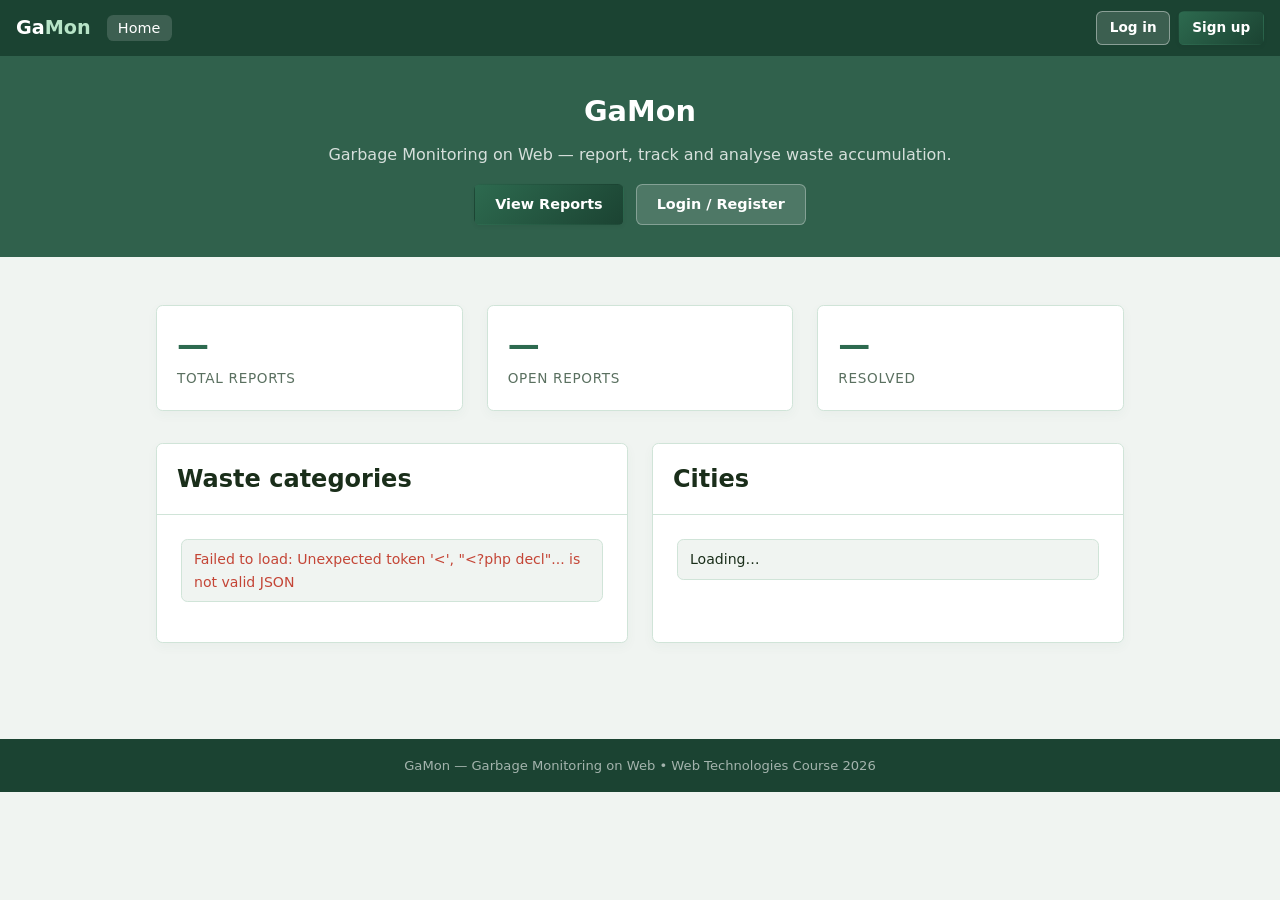
<file: public/index.html>
<!DOCTYPE html>
<html lang="en">
<head>
  <meta charset="utf-8" />
  <meta name="viewport" content="width=device-width, initial-scale=1" />
  <meta name="description" content="GaMon — Garbage Monitoring on Web. Report waste accumulation, track collection and view reports by city." />
  <title>GaMon — Garbage Monitoring on Web</title>
  <link rel="stylesheet" href="assets/css/app.css" />
</head>
<body>
  <nav class="nav" role="navigation" aria-label="Main navigation">
    <a class="nav-brand" href="index.html">Ga<span>Mon</span></a>
    <ul class="nav-links" id="nav-links" role="list">
      <li><a href="index.html" class="active">Home</a></li>
      <li><a href="report.html">Reports</a></li>
    </ul>
    <div class="nav-auth" id="nav-auth"></div>
  </nav>

  <!-- Page header -->
  <div style="background: #30614c;color:#fff;padding:2rem 1rem;text-align:center">
    <h1 style="font-size:1.8rem;font-weight:700">GaMon</h1>
    <p style="opacity:.8;margin:.5rem 0 1rem">Garbage Monitoring on Web — report, track and analyse waste accumulation.</p>
    <div style="display:flex;gap:.75rem;justify-content:center;flex-wrap:wrap">
      <a class="btn btn-primary" href="report.html">View Reports</a>
      <a class="btn btn-ghost" href="login.html" id="btn-login-register" style="border:1px solid rgba(255,255,255,0.3)">Login / Register</a>
    </div>
  </div>

  <main>
    <div class="container">

      <!-- Stats row -->
      <section style="padding:1.5rem 0 0.5rem">
        <div class="grid-3">
          <div class="stat-tile">
            <span class="stat-value" id="stat-reports">—</span>
            <span class="stat-label">Total reports</span>
          </div>
          <div class="stat-tile">
            <span class="stat-value" id="stat-open">—</span>
            <span class="stat-label">Open reports</span>
          </div>
          <div class="stat-tile">
            <span class="stat-value" id="stat-resolved">—</span>
            <span class="stat-label">Resolved</span>
          </div>
        </div>
      </section>

      <!-- Reference data -->
      <section style="padding:1.5rem 0 3rem;">
        <div class="grid-2">
          <div class="card" aria-labelledby="cat-heading">
            <div class="card-header"><h2 id="cat-heading">Waste categories</h2></div>
            <div class="card-body">
              <ul id="category-list" class="data-list" role="list">
                <li>Loading…</li>
              </ul>
            </div>
          </div>
          <div class="card" aria-labelledby="hood-heading">
            <div class="card-header"><h2 id="hood-heading">Cities</h2></div>
            <div class="card-body">
              <ul id="city-list" class="data-list" role="list">
                <li>Loading…</li>
              </ul>
            </div>
          </div>
        </div>
      </section>


    </div>
  </main>

  <footer class="site-footer" role="contentinfo">
    <p>GaMon &mdash; Garbage Monitoring on Web &bull; Web Technologies Course 2026</p>
  </footer>


  <script src="assets/js/auth.js" defer></script>
  <script src="assets/js/app.js" defer></script>
</body>
</html>
</file>
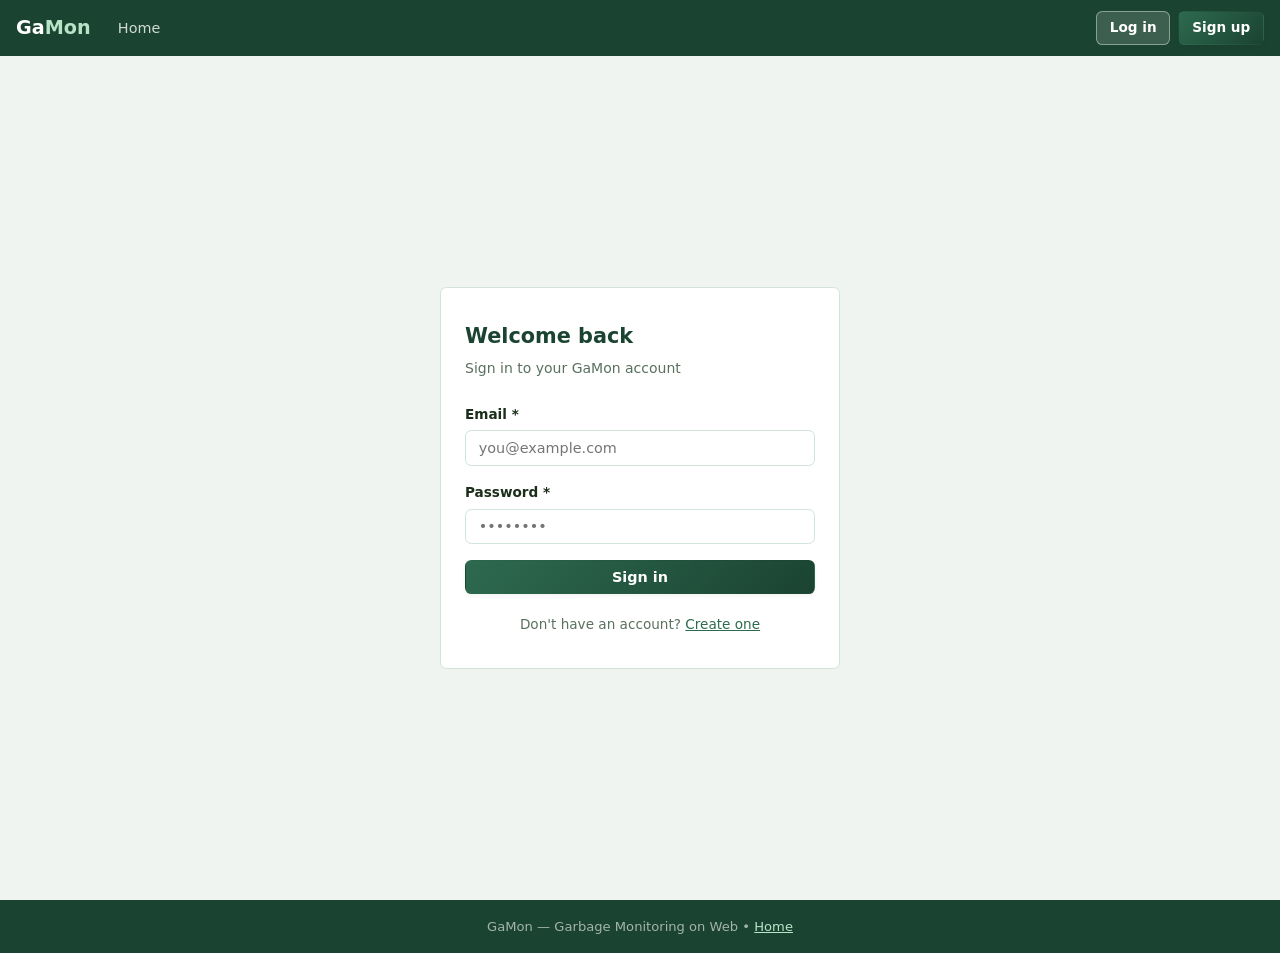
<file: public/admin.html>
<!DOCTYPE html>
<html lang="en">
<head>
  <meta charset="utf-8" />
  <meta name="viewport" content="width=device-width, initial-scale=1" />
  <meta name="description" content="GaMon administration panel" />
  <title>Admin — GaMon</title>
  <link rel="stylesheet" href="assets/css/app.css" />
  <style>
    table { width:100%; border-collapse:collapse; font-size:.875rem; }
    th { background:var(--bg); color:var(--muted); font-weight:600; text-transform:uppercase; font-size:.72rem; padding:.6rem .9rem; text-align:left; border-bottom:2px solid var(--border); }
    td { padding:.6rem .9rem; border-bottom:1px solid var(--border); }
    .badge-admin          { background:#e8e0ff; color:#5030aa; }
    .badge-staff          { background:#e8f0ff; color:#2255cc; }
    .badge-decision_maker { background:#fef8ec; color:var(--orange); }
    .badge-citizen        { background:var(--bg); color:var(--muted); border:1px solid var(--border); }
  </style>
</head>
<body>
  <nav class="nav" role="navigation" aria-label="Main navigation">
    <a class="nav-brand" href="index.html">Ga<span>Mon</span></a>
    <ul class="nav-links" id="nav-links" role="list">
      <li><a href="index.html">Home</a></li>
      <li><a href="report.html">Reports</a></li>
      <li><a href="dashboard.html">Dashboard</a></li>
      <li><a href="admin.html" class="active">Admin</a></li>
    </ul>
    <div class="nav-auth" id="nav-auth"></div>
  </nav>

  <main>
    <div class="container">

      <h1 style="font-size:1.4rem;font-weight:700;color:var(--green-d);padding:1.5rem 0 1rem">Admin Panel</h1>

      <!-- Stats -->
      <div class="grid-3" style="margin-bottom:1.5rem">
        <div class="stat-tile"><span class="stat-value" id="a-users">—</span><span class="stat-label">Users</span></div>
        <div class="stat-tile"><span class="stat-value" id="a-reports">—</span><span class="stat-label">Reports</span></div>
        <div class="stat-tile"><span class="stat-value" id="a-open" style="color:var(--red)">—</span><span class="stat-label">Open</span></div>
        <div class="stat-tile"><span class="stat-value" id="a-resolved">—</span><span class="stat-label">Resolved</span></div>
      </div>

      <!-- Users table -->
      <div class="card" style="margin-bottom:1.5rem">
        <div class="card-header">Users</div>
        <div class="card-body" style="padding:0;overflow-x:auto">
          <table>
            <thead><tr><th>Name</th><th>Email</th><th>Role</th><th>Joined</th></tr></thead>
            <tbody id="users-tbody"><tr><td colspan="4">Loading…</td></tr></tbody>
          </table>
        </div>
      </div>

      <!-- Reports table -->
      <div class="card" style="margin-bottom:2rem">
        <div class="card-header" style="display:flex;justify-content:space-between;align-items:center">
          All Reports
          <button class="btn btn-sm btn-ghost" style="color:var(--red);font-size:.75rem" onclick="deleteAllReports()">🗑️ Delete All</button>
        </div>
        <div class="card-body" style="padding:0;overflow-x:auto">
          <table>
            <thead><tr><th>ID</th><th>City</th><th>Category</th><th>Status</th><th>Reporter</th><th>Actions</th></tr></thead>
            <tbody id="reports-tbody"><tr><td colspan="6">Loading…</td></tr></tbody>
          </table>
        </div>
      </div>

    </div>
  </main>

  <footer class="site-footer">
    <p>GaMon &mdash; Web Technologies 2026</p>
  </footer>

  <script src="assets/js/auth.js" defer></script>
  <script src="assets/js/admin.js" defer></script>
</body>
</html>
</file>
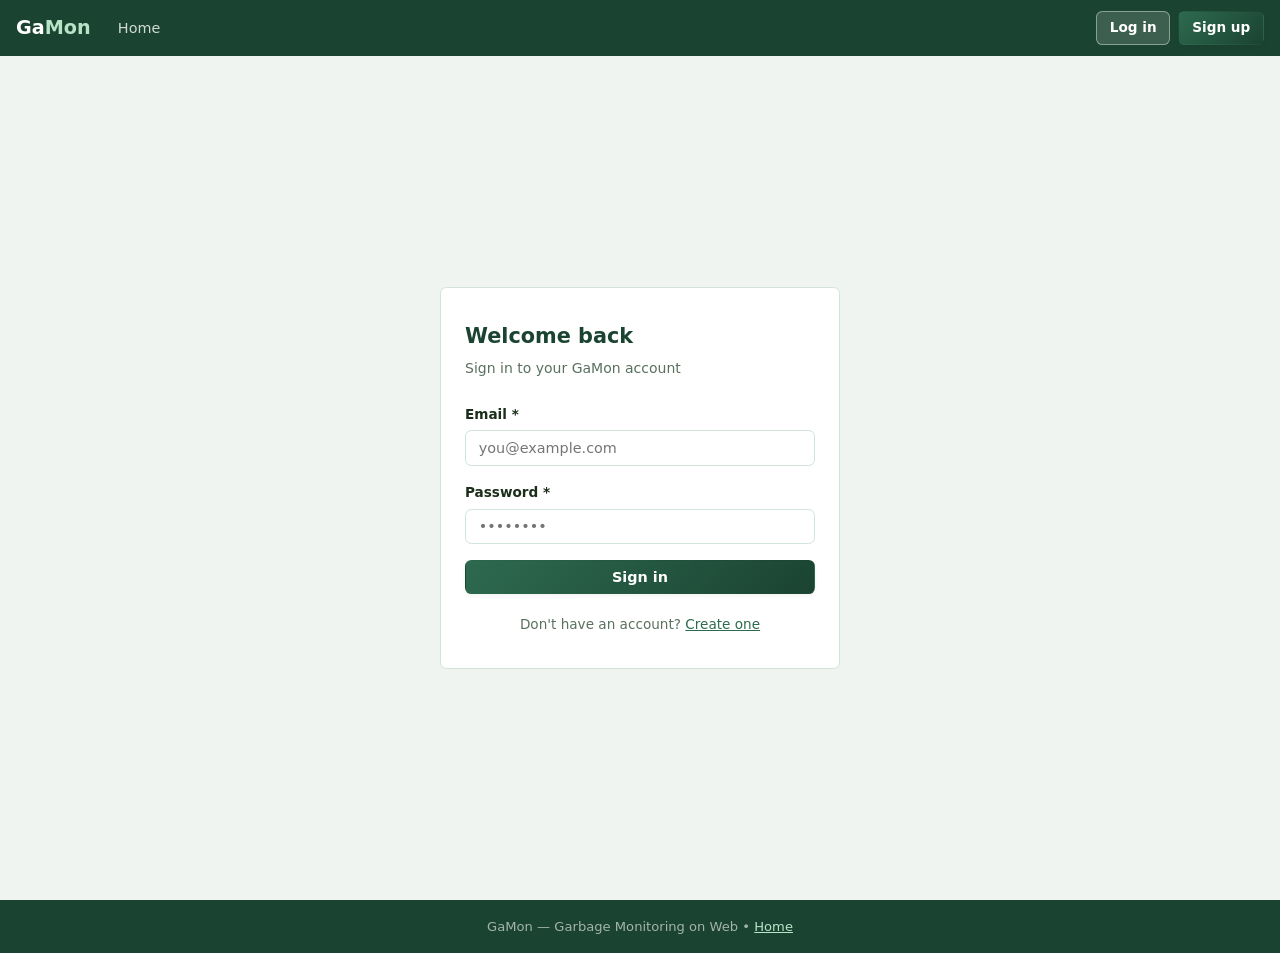
<file: public/login.html>
<!DOCTYPE html>
<html lang="en">
<head>
  <meta charset="utf-8" />
  <meta name="viewport" content="width=device-width, initial-scale=1" />
  <meta name="description" content="Sign in to GaMon — Garbage Monitoring on Web" />
  <title>Sign In — GaMon</title>
  <link rel="stylesheet" href="assets/css/app.css" />
</head>
<body>
  <nav class="nav" role="navigation" aria-label="Main navigation">
    <a class="nav-brand" href="index.html">Ga<span>Mon</span></a>
    <ul class="nav-links" id="nav-links" role="list">
      <li><a href="index.html">Home</a></li>
    </ul>
    <div class="nav-auth" id="nav-auth"></div>
  </nav>

  <main class="auth-page">
    <div class="auth-card">
      <h1>Welcome back</h1>
      <p class="subtitle">Sign in to your GaMon account</p>

      <div class="alert" id="login-alert" role="alert"></div>

      <form id="login-form" novalidate>
        <div class="form-group">
          <label class="form-label" for="email">Email <span class="required">*</span></label>
          <input class="form-input" type="email" id="email" name="email"
                 placeholder="you@example.com" autocomplete="email" required />
        </div>
        <div class="form-group">
          <label class="form-label" for="password">Password <span class="required">*</span></label>
          <input class="form-input" type="password" id="password" name="password"
                 placeholder="••••••••" autocomplete="current-password" required />
        </div>
        <button class="btn btn-primary btn-full" type="submit" id="btn-login">Sign in</button>
      </form>

      <p class="auth-footer">
        Don't have an account? <a href="register.html">Create one</a>
      </p>
    </div>
  </main>

  <footer class="site-footer">
    <p>GaMon &mdash; Garbage Monitoring on Web &bull; <a href="index.html">Home</a></p>
  </footer>

  <script src="assets/js/auth.js" defer></script>
</body>
</html>
</file>
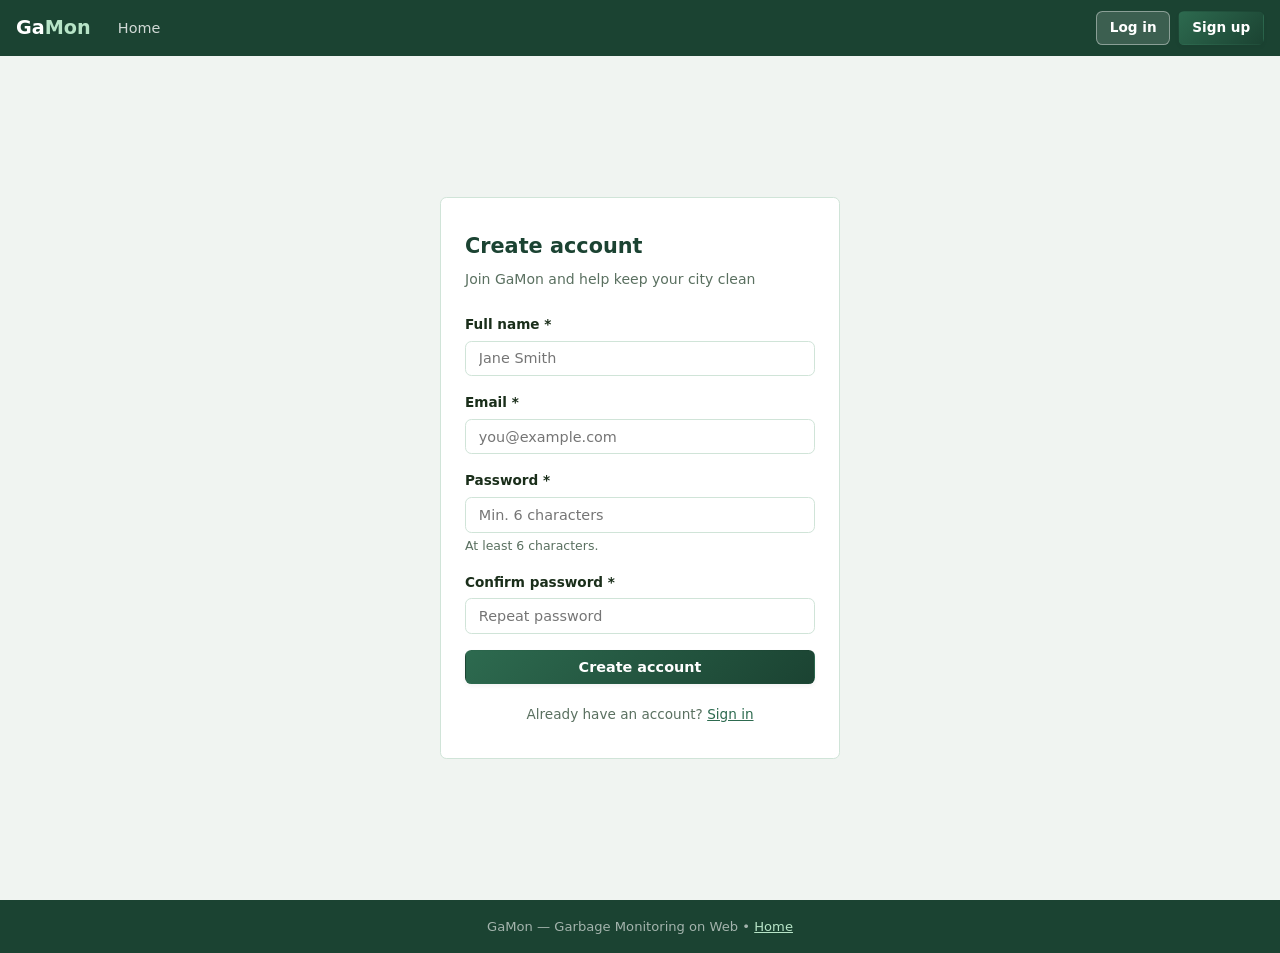
<file: public/register.html>
<!DOCTYPE html>
<html lang="en">
<head>
  <meta charset="utf-8" />
  <meta name="viewport" content="width=device-width, initial-scale=1" />
  <meta name="description" content="Create a GaMon account to report garbage accumulation in your area" />
  <title>Register — GaMon</title>
  <link rel="stylesheet" href="assets/css/app.css" />
</head>
<body>
  <nav class="nav" role="navigation" aria-label="Main navigation">
    <a class="nav-brand" href="index.html">Ga<span>Mon</span></a>
    <ul class="nav-links" id="nav-links" role="list">
      <li><a href="index.html">Home</a></li>
    </ul>
    <div class="nav-auth" id="nav-auth"></div>
  </nav>

  <main class="auth-page">
    <div class="auth-card">
      <h1>Create account</h1>
      <p class="subtitle">Join GaMon and help keep your city clean</p>

      <div class="alert" id="register-alert" role="alert"></div>

      <form id="register-form" novalidate>
        <div class="form-group">
          <label class="form-label" for="full_name">Full name <span class="required">*</span></label>
          <input class="form-input" type="text" id="full_name" name="full_name"
                 placeholder="Jane Smith" autocomplete="name" required />
        </div>
        <div class="form-group">
          <label class="form-label" for="email">Email <span class="required">*</span></label>
          <input class="form-input" type="email" id="email" name="email"
                 placeholder="you@example.com" autocomplete="email" required />
        </div>
        <div class="form-group">
          <label class="form-label" for="password">Password <span class="required">*</span></label>
          <input class="form-input" type="password" id="password" name="password"
                 placeholder="Min. 6 characters" autocomplete="new-password" required />
          <p class="form-hint">At least 6 characters.</p>
        </div>
        <div class="form-group">
          <label class="form-label" for="password2">Confirm password <span class="required">*</span></label>
          <input class="form-input" type="password" id="password2" name="password2"
                 placeholder="Repeat password" autocomplete="new-password" required />
        </div>
        <button class="btn btn-primary btn-full" type="submit" id="btn-register">Create account</button>
      </form>

      <p class="auth-footer">
        Already have an account? <a href="login.html">Sign in</a>
      </p>
    </div>
  </main>

  <footer class="site-footer">
    <p>GaMon &mdash; Garbage Monitoring on Web &bull; <a href="index.html">Home</a></p>
  </footer>

  <script src="assets/js/auth.js" defer></script>
</body>
</html>
</file>
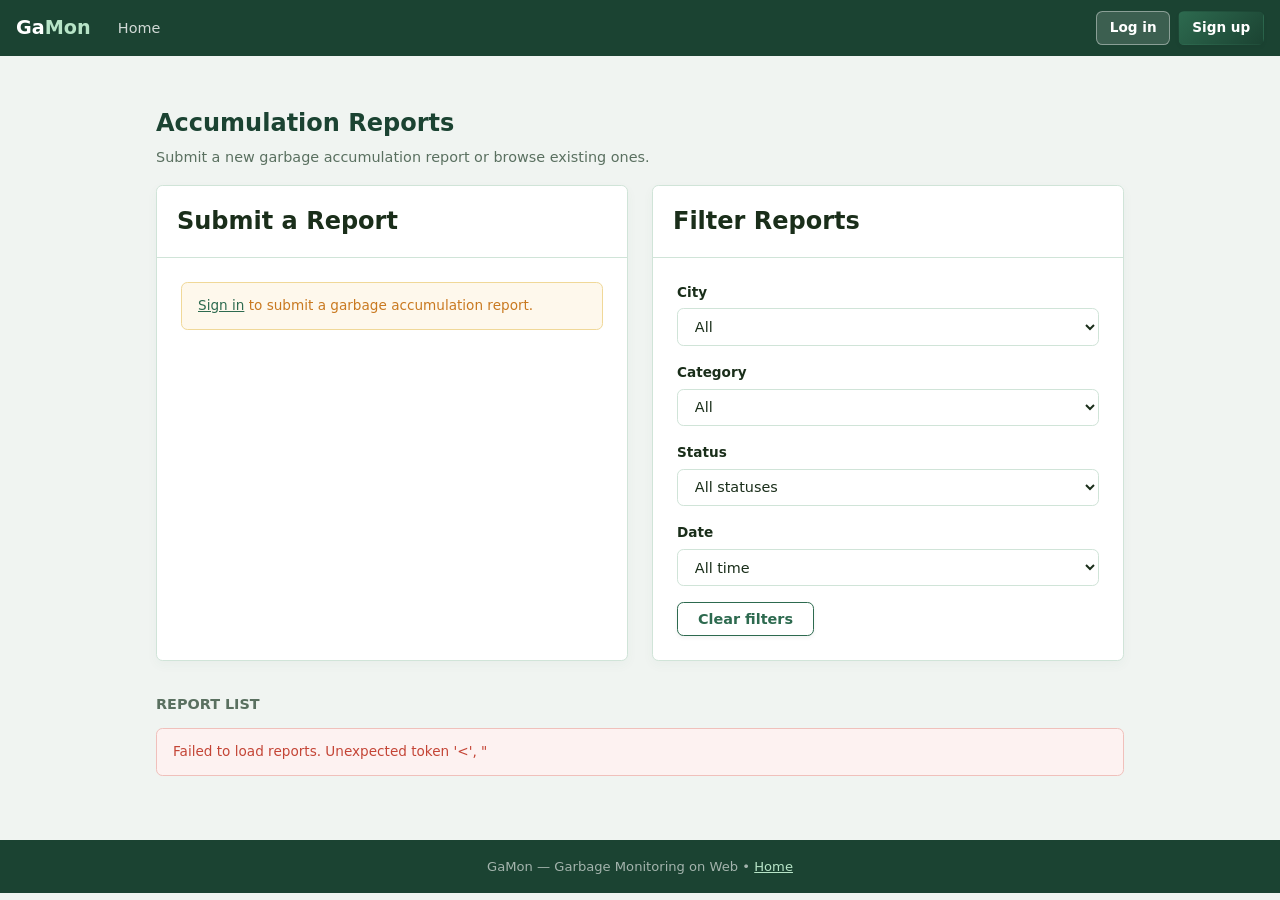
<file: public/report.html>
<!DOCTYPE html>
<html lang="en">
<head>
  <meta charset="utf-8" />
  <meta name="viewport" content="width=device-width, initial-scale=1" />
  <meta name="description" content="View and submit garbage accumulation reports — GaMon" />
  <title>Reports — GaMon</title>
  <link rel="stylesheet" href="assets/css/app.css" />
</head>
<body>
  <nav class="nav" role="navigation" aria-label="Main navigation">
    <a class="nav-brand" href="index.html">Ga<span>Mon</span></a>
    <ul class="nav-links" id="nav-links" role="list">
      <li><a href="index.html">Home</a></li>
      <li><a href="report.html" class="active">Reports</a></li>
      <li><a href="map.html">Map</a></li>
    </ul>
    <div class="nav-auth" id="nav-auth"></div>
  </nav>

  <main>
    <div class="container">

      <!-- Submit new report -->
      <section style="padding:1.5rem 0 1rem">
        <h1 style="font-size:1.5rem;font-weight:700;color:var(--green-d)">Accumulation Reports</h1>
        <p style="color:var(--muted);font-size:.9rem;margin-top:.25rem">Submit a new garbage accumulation report or browse existing ones.</p>
      </section>

      <div class="grid-2" style="margin-bottom:2rem;">
        <!-- New report form -->
        <div class="card">
          <div class="card-header">
            <h2>Submit a Report</h2>
          </div>
          <div class="card-body" id="new-report-section">
            <div class="alert" id="report-alert" role="alert"></div>
            <form id="report-form" novalidate>
              <div class="form-group">
                <label class="form-label" for="report-city">City <span class="required">*</span></label>
                <select class="form-select" id="report-city" name="report-city" required>
                  <option value="">Loading…</option>
                </select>
              </div>
              <div class="form-group">
                <label class="form-label" for="report-category">Waste category</label>
                <select class="form-select" id="report-category" name="report-category">
                  <option value="">Select category (optional)</option>
                </select>
              </div>
              <div class="form-group">
                <label class="form-label" for="report-desc">Description <span class="required">*</span></label>
                <textarea class="form-textarea" id="report-desc" name="report-desc"
                          placeholder="Describe the location and nature of the accumulation…" required></textarea>
              </div>
              <div class="form-group">
                <label class="form-label">Severity <span class="required">*</span></label>
                <div class="severity-group">
                  <div class="severity-opt sev-low">
                    <input type="radio" name="severity" id="sev1" value="1" />
                    <label for="sev1">🟢 Low</label>
                  </div>
                  <div class="severity-opt sev-med">
                    <input type="radio" name="severity" id="sev2" value="2" checked />
                    <label for="sev2">🟡 Medium</label>
                  </div>
                  <div class="severity-opt sev-high">
                    <input type="radio" name="severity" id="sev3" value="3" />
                    <label for="sev3">🔴 High</label>
                  </div>
                </div>
              </div>
              <button class="btn btn-primary btn-full" type="submit">Submit Report</button>
            </form>
          </div>
        </div>

        <!-- Filters -->
        <div class="card">
          <div class="card-header"><h2>Filter Reports</h2></div>
          <div class="card-body">
            <div class="form-group">
              <label class="form-label" for="filter-city">City</label>
              <select class="form-select" id="filter-city">
                <option value="">All cities</option>
              </select>
            </div>
            <div class="form-group">
              <label class="form-label" for="filter-category">Category</label>
              <select class="form-select" id="filter-category">
                <option value="">All categories</option>
              </select>
            </div>
            <div class="form-group">
              <label class="form-label" for="filter-status">Status</label>
              <select class="form-select" id="filter-status">
                <option value="">All statuses</option>
                <option value="open">Open</option>
                <option value="assigned">Assigned</option>
                <option value="resolved">Resolved</option>
                <option value="rejected">Rejected</option>
              </select>
            </div>
            <div class="form-group">
              <label class="form-label" for="filter-date">Date</label>
              <select class="form-select" id="filter-date">
                <option value="" selected>All time</option>
                <option value="day">Today</option>
                <option value="week">Last 7 days</option>
                <option value="month">This month</option>
              </select>
            </div>
            <button class="btn btn-secondary" id="btn-clear-filters">Clear filters</button>
          </div>
        </div>
      </div>

        <div style="display:flex;align-items:center;justify-content:space-between;flex-wrap:wrap;gap:.5rem;margin-bottom:.75rem">
          <h2 style="font-size:.9rem;font-weight:600;color:var(--muted);text-transform:uppercase">Report List</h2>
        </div>
        <div id="report-grid">
          <div class="loading-wrap"><div class="spinner"></div></div>
        </div>
      </section>

    </div>
  </main>

  <footer class="site-footer">
    <p>GaMon &mdash; Garbage Monitoring on Web &bull; <a href="index.html">Home</a></p>
  </footer>

  <script src="assets/js/auth.js" defer></script>
  <script src="assets/js/reports.js" defer></script>
</body>
</html>
</file>
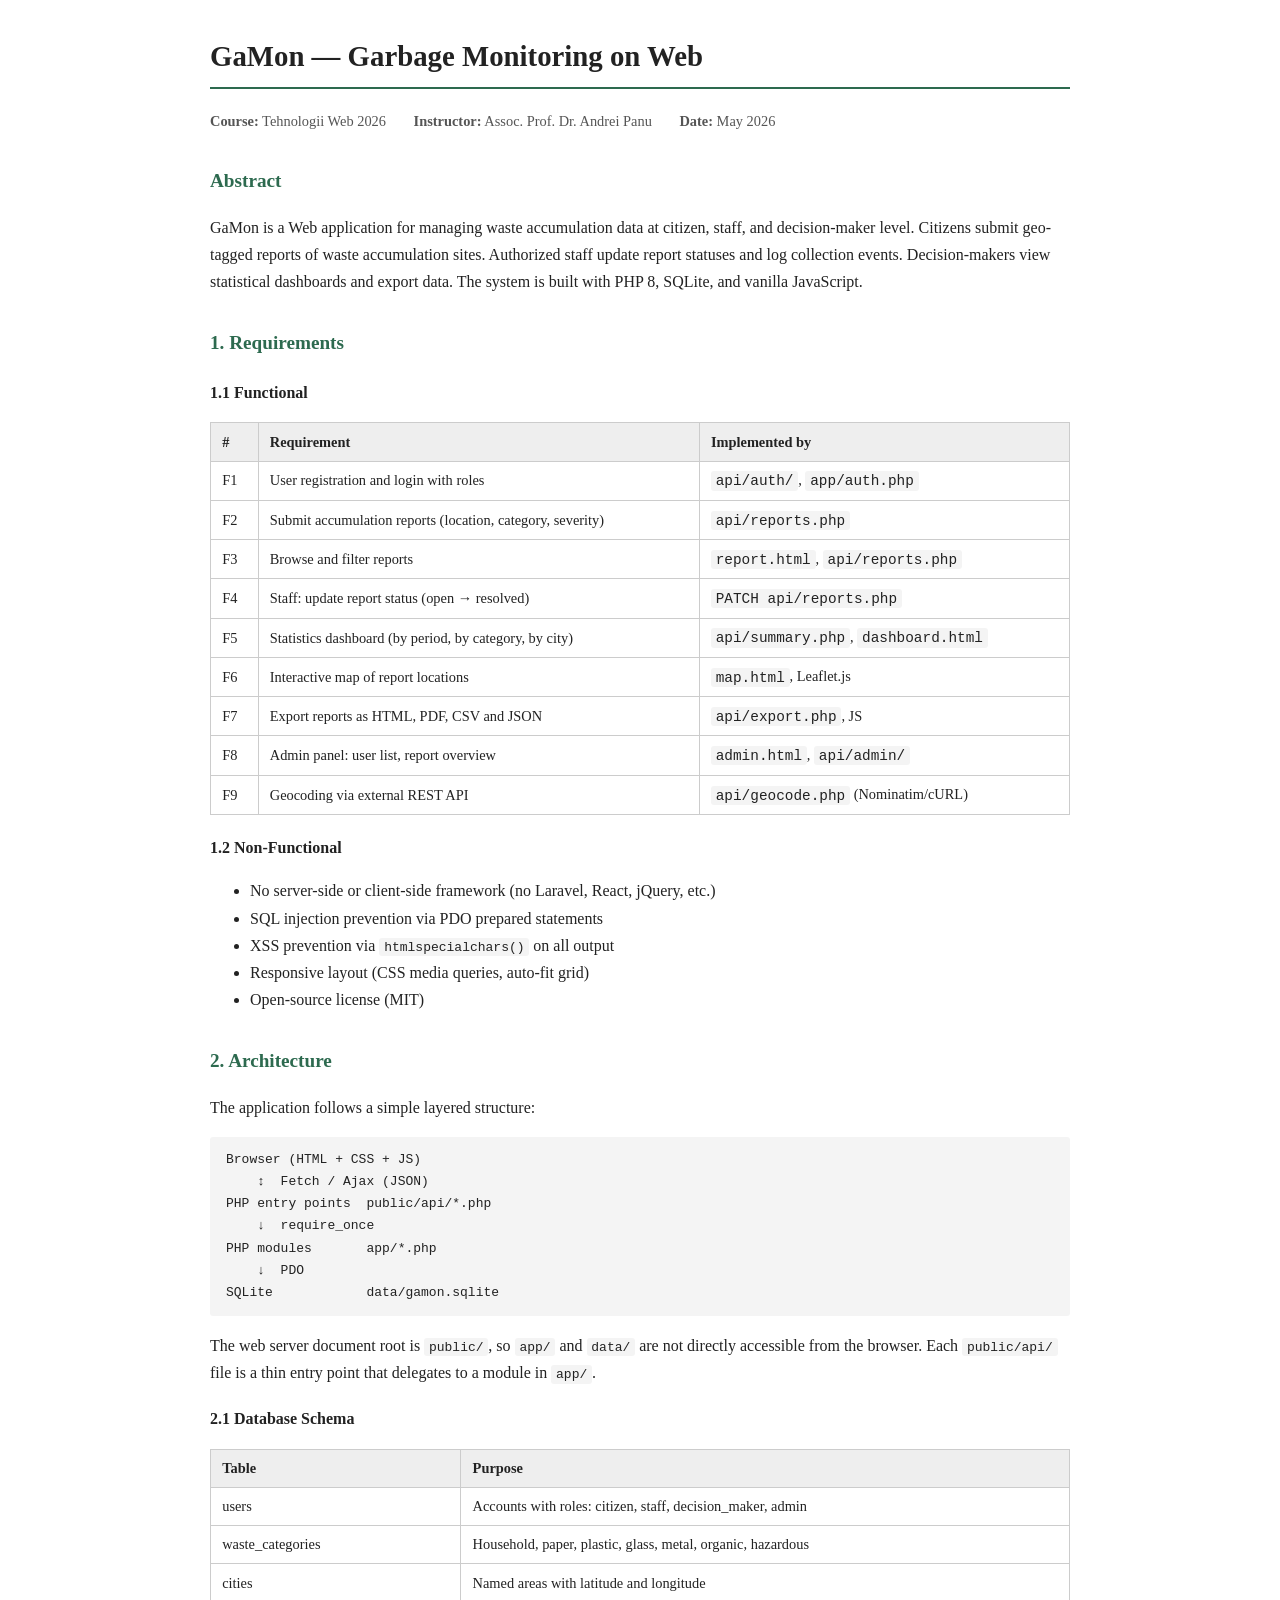
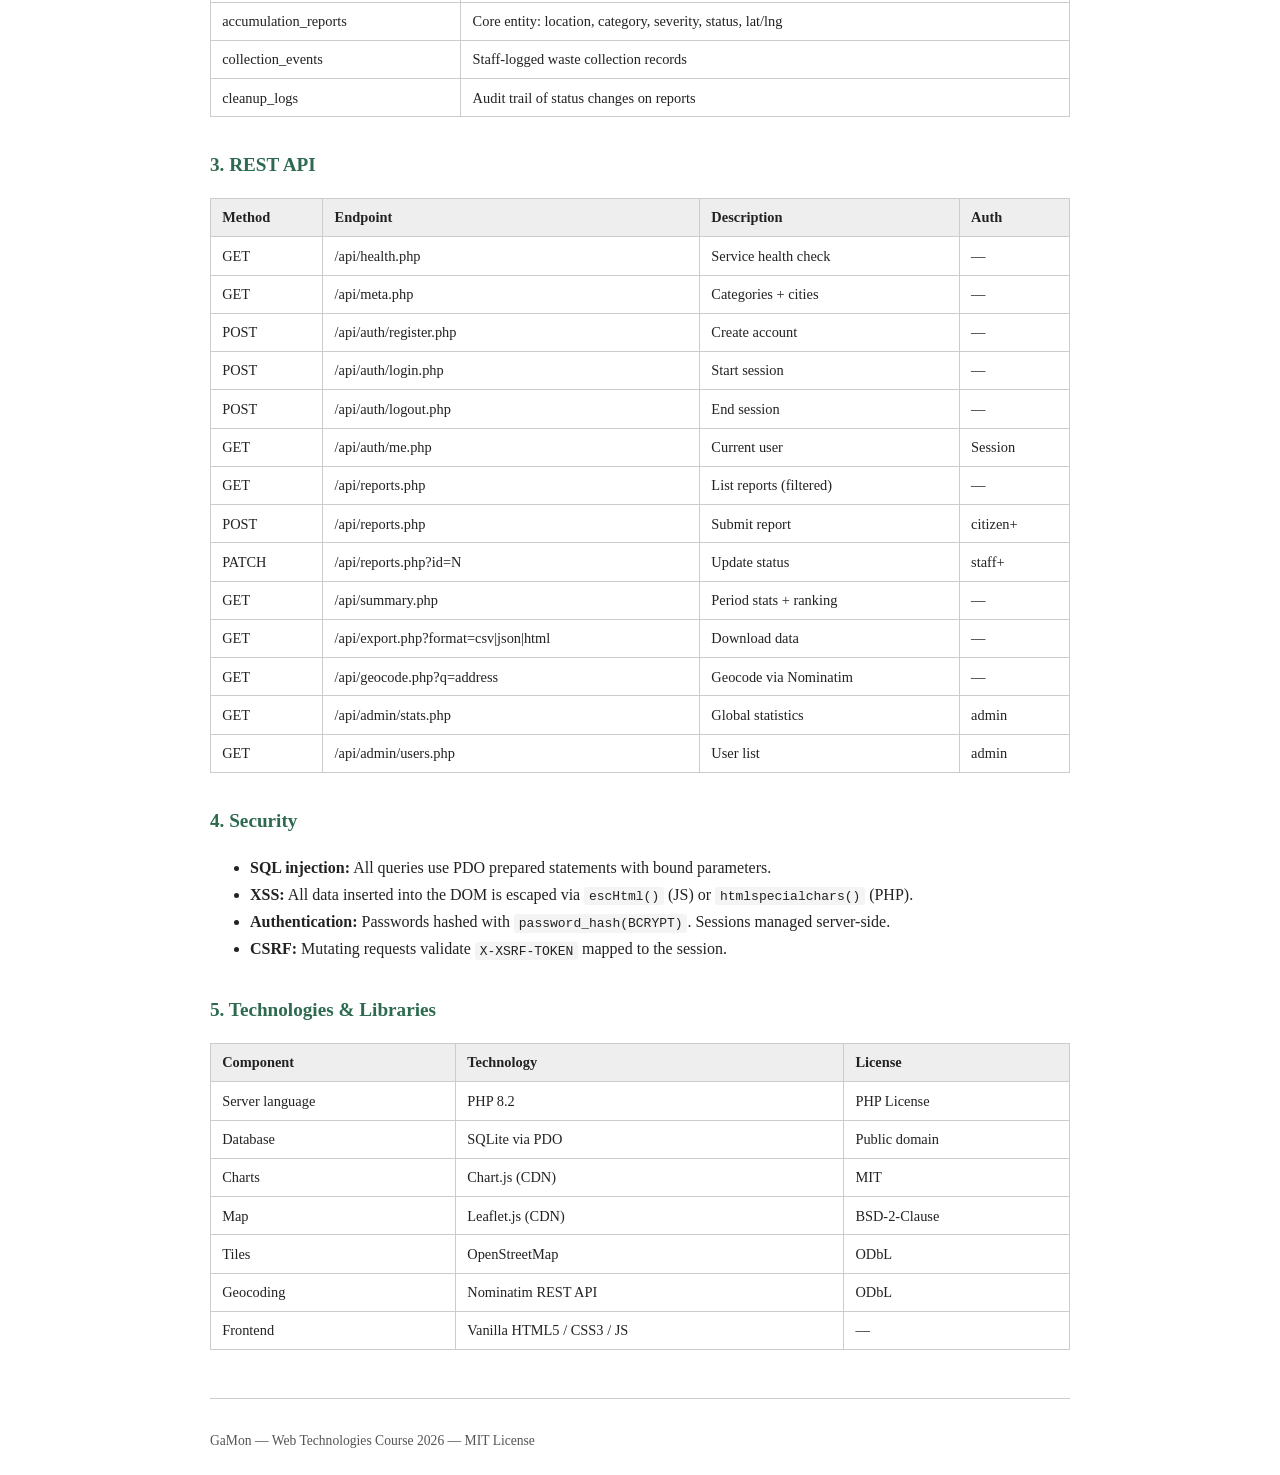
<file: public/docs/scholarly-report.html>
<!DOCTYPE html>
<html lang="en">
<head>
  <meta charset="utf-8" />
  <meta name="viewport" content="width=device-width, initial-scale=1" />
  <title>GaMon — Technical Report</title>
  <style>
    body { font-family: Georgia, serif; max-width: 860px; margin: 2rem auto; padding: 0 1.5rem; color: #222; line-height: 1.7; }
    h1 { font-size: 1.8rem; border-bottom: 2px solid #2d6a4f; padding-bottom: .4rem; }
    h2 { font-size: 1.2rem; color: #2d6a4f; margin-top: 2rem; }
    h3 { font-size: 1rem; margin-top: 1.2rem; }
    code, pre { font-family: monospace; background: #f4f4f4; padding: .1rem .3rem; border-radius: 3px; }
    pre { padding: .75rem 1rem; overflow-x: auto; }
    table { border-collapse: collapse; width: 100%; margin: 1rem 0; }
    th, td { border: 1px solid #ccc; padding: .4rem .7rem; text-align: left; font-size: .9rem; }
    th { background: #eee; }
    .meta { color: #555; font-size: .9rem; margin-bottom: 2rem; }
    .meta span { margin-right: 1.5rem; }
    footer { margin-top: 3rem; padding-top: 1rem; border-top: 1px solid #ccc; font-size: .85rem; color: #555; }
  </style>
</head>
<body>

<h1>GaMon — Garbage Monitoring on Web</h1>
<div class="meta">
  <span><strong>Course:</strong> Tehnologii Web 2026</span>
  <span><strong>Instructor:</strong> Assoc. Prof. Dr. Andrei Panu</span>
  <span><strong>Date:</strong> May 2026</span>
</div>

<section id="abstract">
  <h2>Abstract</h2>
  <p>
    GaMon is a Web application for managing waste accumulation data at citizen, staff, and decision-maker level.
    Citizens submit geo-tagged reports of waste accumulation sites. Authorized staff update report statuses and log collection events.
    Decision-makers view statistical dashboards and export data. The system is built with PHP 8, SQLite, and vanilla JavaScript.
  </p>
</section>

<section id="requirements">
  <h2>1. Requirements</h2>

  <h3>1.1 Functional</h3>
  <table>
    <tr><th>#</th><th>Requirement</th><th>Implemented by</th></tr>
    <tr><td>F1</td><td>User registration and login with roles</td><td><code>api/auth/</code>, <code>app/auth.php</code></td></tr>
    <tr><td>F2</td><td>Submit accumulation reports (location, category, severity)</td><td><code>api/reports.php</code></td></tr>
    <tr><td>F3</td><td>Browse and filter reports</td><td><code>report.html</code>, <code>api/reports.php</code></td></tr>
    <tr><td>F4</td><td>Staff: update report status (open → resolved)</td><td><code>PATCH api/reports.php</code></td></tr>
    <tr><td>F5</td><td>Statistics dashboard (by period, by category, by city)</td><td><code>api/summary.php</code>, <code>dashboard.html</code></td></tr>
    <tr><td>F6</td><td>Interactive map of report locations</td><td><code>map.html</code>, Leaflet.js</td></tr>
    <tr><td>F7</td><td>Export reports as HTML, PDF, CSV and JSON</td><td><code>api/export.php</code>, JS</td></tr>
    <tr><td>F8</td><td>Admin panel: user list, report overview</td><td><code>admin.html</code>, <code>api/admin/</code></td></tr>
    <tr><td>F9</td><td>Geocoding via external REST API</td><td><code>api/geocode.php</code> (Nominatim/cURL)</td></tr>
  </table>

  <h3>1.2 Non-Functional</h3>
  <ul>
    <li>No server-side or client-side framework (no Laravel, React, jQuery, etc.)</li>
    <li>SQL injection prevention via PDO prepared statements</li>
    <li>XSS prevention via <code>htmlspecialchars()</code> on all output</li>
    <li>Responsive layout (CSS media queries, auto-fit grid)</li>
    <li>Open-source license (MIT)</li>
  </ul>
</section>

<section id="architecture">
  <h2>2. Architecture</h2>
  <p>The application follows a simple layered structure:</p>
  <pre>Browser (HTML + CSS + JS)
    ↕  Fetch / Ajax (JSON)
PHP entry points  public/api/*.php
    ↓  require_once
PHP modules       app/*.php
    ↓  PDO
SQLite            data/gamon.sqlite</pre>

  <p>
    The web server document root is <code>public/</code>, so <code>app/</code> and <code>data/</code> are not directly accessible from the browser.
    Each <code>public/api/</code> file is a thin entry point that delegates to a module in <code>app/</code>.
  </p>

  <h3>2.1 Database Schema</h3>
  <table>
    <tr><th>Table</th><th>Purpose</th></tr>
    <tr><td>users</td><td>Accounts with roles: citizen, staff, decision_maker, admin</td></tr>
    <tr><td>waste_categories</td><td>Household, paper, plastic, glass, metal, organic, hazardous</td></tr>
    <tr><td>cities</td><td>Named areas with latitude and longitude</td></tr>
    <tr><td>accumulation_reports</td><td>Core entity: location, category, severity, status, lat/lng</td></tr>
    <tr><td>collection_events</td><td>Staff-logged waste collection records</td></tr>
    <tr><td>cleanup_logs</td><td>Audit trail of status changes on reports</td></tr>
  </table>
</section>

<section id="api">
  <h2>3. REST API</h2>
  <table>
    <tr><th>Method</th><th>Endpoint</th><th>Description</th><th>Auth</th></tr>
    <tr><td>GET</td><td>/api/health.php</td><td>Service health check</td><td>—</td></tr>
    <tr><td>GET</td><td>/api/meta.php</td><td>Categories + cities</td><td>—</td></tr>
    <tr><td>POST</td><td>/api/auth/register.php</td><td>Create account</td><td>—</td></tr>
    <tr><td>POST</td><td>/api/auth/login.php</td><td>Start session</td><td>—</td></tr>
    <tr><td>POST</td><td>/api/auth/logout.php</td><td>End session</td><td>—</td></tr>
    <tr><td>GET</td><td>/api/auth/me.php</td><td>Current user</td><td>Session</td></tr>
    <tr><td>GET</td><td>/api/reports.php</td><td>List reports (filtered)</td><td>—</td></tr>
    <tr><td>POST</td><td>/api/reports.php</td><td>Submit report</td><td>citizen+</td></tr>
    <tr><td>PATCH</td><td>/api/reports.php?id=N</td><td>Update status</td><td>staff+</td></tr>
    <tr><td>GET</td><td>/api/summary.php</td><td>Period stats + ranking</td><td>—</td></tr>
    <tr><td>GET</td><td>/api/export.php?format=csv|json|html</td><td>Download data</td><td>—</td></tr>
    <tr><td>GET</td><td>/api/geocode.php?q=address</td><td>Geocode via Nominatim</td><td>—</td></tr>
    <tr><td>GET</td><td>/api/admin/stats.php</td><td>Global statistics</td><td>admin</td></tr>
    <tr><td>GET</td><td>/api/admin/users.php</td><td>User list</td><td>admin</td></tr>
  </table>
</section>

<section id="security">
  <h2>4. Security</h2>
  <ul>
    <li><strong>SQL injection:</strong> All queries use PDO prepared statements with bound parameters.</li>
    <li><strong>XSS:</strong> All data inserted into the DOM is escaped via <code>escHtml()</code> (JS) or <code>htmlspecialchars()</code> (PHP).</li>
    <li><strong>Authentication:</strong> Passwords hashed with <code>password_hash(BCRYPT)</code>. Sessions managed server-side.</li>
    <li><strong>CSRF:</strong> Mutating requests validate <code>X-XSRF-TOKEN</code> mapped to the session.</li>
  </ul>
</section>

<section id="tech">
  <h2>5. Technologies &amp; Libraries</h2>
  <table>
    <tr><th>Component</th><th>Technology</th><th>License</th></tr>
    <tr><td>Server language</td><td>PHP 8.2</td><td>PHP License</td></tr>
    <tr><td>Database</td><td>SQLite via PDO</td><td>Public domain</td></tr>
    <tr><td>Charts</td><td>Chart.js (CDN)</td><td>MIT</td></tr>
    <tr><td>Map</td><td>Leaflet.js (CDN)</td><td>BSD-2-Clause</td></tr>
    <tr><td>Tiles</td><td>OpenStreetMap</td><td>ODbL</td></tr>
    <tr><td>Geocoding</td><td>Nominatim REST API</td><td>ODbL</td></tr>
    <tr><td>Frontend</td><td>Vanilla HTML5 / CSS3 / JS</td><td>—</td></tr>
  </table>
</section>

<footer>
  <p>GaMon &mdash; Web Technologies Course 2026 &mdash; MIT License</p>
</footer>

</body>
</html>
</file>
<file: public/assets/css/app.css>
:root {
  --green:   #2d6a4f;
  --green-d: #1b4332;
  --green-l: #b7e4c7;
  --bg:      #f0f4f1;
  --surface: #fff;
  --border:  #d0e4d8;
  --text:    #1a2e1a;
  --muted:   #5a7060;
  --red:     #c44536;
  --orange:  #c97920;
  --r:       0.4rem;
}

@import url('https://fonts.googleapis.com/css2?family=Outfit:wght@400;500;600;700&display=swap');

*, *::before, *::after { box-sizing: border-box; margin: 0; padding: 0; }
body { font-family: 'Outfit', system-ui, sans-serif; background: var(--bg); color: var(--text); line-height: 1.6; }
a { color: var(--green); }

/* Nav */
.nav {
  background: var(--green-d); display: flex; align-items: center;
  padding: 0 1rem; height: 56px; gap: 1rem; position: sticky; top: 0; z-index: 9999;
}
.nav-brand { font-weight: 700; font-size: 1.2rem; color: #fff; text-decoration: none; }
.nav-brand span { color: var(--green-l); }
.nav-links { list-style: none; display: flex; gap: 0.25rem; flex: 1; }
.nav-links a { color: rgba(255,255,255,.8); padding: 0.3rem 0.7rem; border-radius: var(--r); text-decoration: none; font-size: 0.9rem; }
.nav-links a:hover, .nav-links a.active { background: rgba(255,255,255,.15); color: #fff; }
.nav-auth { display: flex; gap: 0.5rem; align-items: center; margin-left: auto; }
.nav-user { font-size: 0.82rem; color: rgba(255,255,255,.75); }
.nav-user strong { color: #fff; }

/* Layout */
.container { max-width: 1000px; margin: 0 auto; padding: 0 1rem; }
main { padding: 1.5rem 0 3rem; }

/* Cards */
.card { background: var(--surface); border: 1px solid var(--border); border-radius: var(--r); box-shadow: 0 4px 12px rgba(45, 106, 79, 0.04); transition: transform 0.2s ease, box-shadow 0.2s ease; }
.card:hover { transform: translateY(-2px); box-shadow: 0 8px 24px rgba(45, 106, 79, 0.08); }
.card-header { padding: 1rem 1.25rem; border-bottom: 1px solid var(--border); font-weight: 600; display: flex; justify-content: space-between; align-items: center; background: rgba(255,255,255,0.5); border-radius: var(--r) var(--r) 0 0; }
.card-body { padding: 1.5rem; }
.grid-2 { display: grid; grid-template-columns: repeat(auto-fit, minmax(300px, 1fr)); gap: 1.5rem; }
.grid-3 { display: grid; grid-template-columns: repeat(auto-fit, minmax(220px, 1fr)); gap: 1.5rem; }

/* Stat tiles */
.stat-tile { background: var(--surface); border: 1px solid var(--border); border-radius: var(--r); padding: 1.25rem; display: flex; flex-direction: column; justify-content: center; box-shadow: 0 4px 12px rgba(45, 106, 79, 0.04); transition: transform 0.2s ease, box-shadow 0.2s ease; }
.stat-tile:hover { transform: translateY(-2px); box-shadow: 0 8px 24px rgba(45, 106, 79, 0.08); }
.stat-value { font-size: 2rem; font-weight: 700; color: var(--green); line-height: 1.2; }
.stat-label { font-size: 0.85rem; color: var(--muted); font-weight: 500; text-transform: uppercase; letter-spacing: 0.05em; margin-top: 0.25rem; }

/* Buttons */
.btn {
  display: inline-flex; align-items: center; justify-content: center; padding: 0.5rem 1.25rem;
  font-size: 0.9rem; font-weight: 600; font-family: inherit;
  border: none; border-radius: var(--r); cursor: pointer; text-decoration: none;
  transition: all 0.2s ease; box-shadow: 0 2px 4px rgba(0,0,0,0.05);
}
.btn:active { transform: scale(0.97); }
.btn-primary  { background: linear-gradient(135deg, var(--green), var(--green-d)); color: #fff; border: 1px solid transparent; }
.btn-primary:hover { box-shadow: 0 4px 12px rgba(45, 106, 79, 0.2); }
.btn-secondary { background: var(--surface); color: var(--green); border: 1.5px solid var(--green); }
.btn-secondary:hover { background: var(--bg); box-shadow: 0 4px 12px rgba(45, 106, 79, 0.1); }
.btn-ghost { background: rgba(255,255,255,.15); color: #fff; border: 1px solid rgba(255,255,255,.4); box-shadow: none; }
.btn-ghost:hover { background: rgba(255,255,255,.25); box-shadow: 0 4px 12px rgba(0,0,0,0.1); }
.btn-sm { padding: 0.35rem 0.8rem; font-size: 0.85rem; }
.btn-full { width: 100%; justify-content: center; }
.btn:disabled { opacity: .5; cursor: not-allowed; }

/* Forms */
.form-group { margin-bottom: 1rem; }
.form-label { display: block; font-size: 0.85rem; font-weight: 600; margin-bottom: 0.3rem; }
.form-label .req { color: var(--red); }
.form-input, .form-select, .form-textarea {
  width: 100%; padding: 0.55rem 0.8rem; font-family: inherit; font-size: 0.9rem;
  border: 1.5px solid var(--border); border-radius: var(--r); background: var(--surface); color: var(--text);
}
.form-input:focus, .form-select:focus, .form-textarea:focus {
  outline: none; border-color: var(--green); box-shadow: 0 0 0 3px rgba(45,106,79,.12);
}
.form-textarea { resize: vertical; min-height: 90px; }
.form-hint { font-size: 0.78rem; color: var(--muted); margin-top: 0.2rem; }

/* Severity radio */
.severity-group { display: flex; gap: 0.5rem; }
.severity-opt { flex: 1; }
.severity-opt input[type="radio"] { display: none; }
.severity-opt label { display: block; text-align: center; padding: 0.45rem; border: 2px solid var(--border); border-radius: var(--r); font-size: 0.82rem; font-weight: 600; cursor: pointer; }
.severity-opt input:checked + label { border-color: var(--green); background: var(--green-l); }

/* Auth page */
.auth-page { min-height: calc(100vh - 56px); display: flex; align-items: center; justify-content: center; padding: 1.5rem 1rem; }
.auth-card { width: 100%; max-width: 400px; background: var(--surface); border: 1px solid var(--border); border-radius: var(--r); padding: 2rem 1.5rem; }
.auth-card h1 { font-size: 1.3rem; font-weight: 700; color: var(--green-d); margin-bottom: 0.25rem; }
.auth-card .subtitle { font-size: 0.875rem; color: var(--muted); margin-bottom: 1.5rem; }
.auth-footer { margin-top: 1.25rem; text-align: center; font-size: 0.85rem; color: var(--muted); }

/* Alerts */
.alert { padding: 0.75rem 1rem; border-radius: var(--r); font-size: 0.85rem; margin-bottom: 1rem; display: none; }
.alert.visible { display: block; }
.alert-error   { background: #fdf2f1; color: var(--red);    border: 1px solid #f0c0bb; }
.alert-success { background: #edf7f1; color: var(--green);  border: 1px solid #b0d9c0; }
.alert-warning { background: #fef8ec; color: var(--orange); border: 1px solid #f0d898; }

/* Badges */
.badge { display: inline-block; padding: 0.15rem 0.55rem; font-size: 0.72rem; font-weight: 600; border-radius: 99px; text-transform: uppercase; }
.badge-open     { background: #e8f0ff; color: #2255cc; }
.badge-assigned { background: #fef8ec; color: var(--orange); }
.badge-resolved { background: #edf7f1; color: var(--green); }
.badge-rejected { background: #fde8e6; color: var(--red); }
.badge-sev1 { background: #edf7f1; color: var(--green); }
.badge-sev2 { background: #fef8ec; color: var(--orange); }
.badge-sev3 { background: #fde8e6; color: var(--red); }

/* Data list (home) */
.data-list { list-style: none; display: flex; flex-direction: column; gap: 0.2rem; }
.data-list li { padding: 0.5rem 0.75rem; border-radius: var(--r); font-size: 0.88rem; background: var(--bg); border: 1px solid var(--border); }

/* Report cards */
.report-grid { display: grid; grid-template-columns: repeat(auto-fill, minmax(280px, 1fr)); gap: 0.75rem; }
.report-card { background: var(--surface); border: 1px solid var(--border); border-radius: var(--r); padding: 1rem; display: flex; flex-direction: column; gap: 0.6rem; }
.report-card-top { display: flex; justify-content: space-between; align-items: flex-start; gap: 0.5rem; }
.report-card-badges { display: flex; gap: 0.3rem; flex-wrap: wrap; }
.report-desc { font-size: 0.88rem; overflow: hidden; display: -webkit-box; -webkit-line-clamp: 3; -webkit-box-orient: vertical; }
.report-meta { font-size: 0.77rem; color: var(--muted); display: flex; flex-direction: column; gap: 0.15rem; }

/* Spinner / empty */
.spinner { width: 32px; height: 32px; border: 3px solid var(--border); border-top-color: var(--green); border-radius: 50%; animation: spin .7s linear infinite; margin: 2rem auto; }
@keyframes spin { to { transform: rotate(360deg); } }
.loading-wrap { text-align: center; padding: 2rem; }
.empty-state { text-align: center; padding: 3rem 1rem; color: var(--muted); }
.empty-state p { margin: 0.5rem 0 1rem; }

/* Mono (health) */
.mono { font-family: monospace; font-size: 0.8rem; background: var(--bg); border: 1px solid var(--border); border-radius: var(--r); padding: 0.75rem; white-space: pre-wrap; }

/* Footer */
.site-footer { background: var(--green-d); color: rgba(255,255,255,.6); text-align: center; padding: 1rem; font-size: 0.82rem; }
.site-footer a { color: var(--green-l); }

/* Responsive */
@media (max-width: 640px) {
  .nav { flex-wrap: wrap; height: auto; padding: 0.5rem 1rem; }
  .nav-links { order: 3; flex: 1 1 100%; overflow-x: auto; padding-bottom: 0.5rem; white-space: nowrap; margin-top: 0.5rem; justify-content: flex-start; }
  .nav-auth { margin-left: auto; }
  .grid-2, .grid-3 { grid-template-columns: 1fr; }
  .report-grid { grid-template-columns: 1fr; }
  .severity-group { flex-wrap: wrap; }
}
@media print { .nav, .period-btn, .btn, .site-footer { display: none !important; } body { background: #fff !important; color: #000 !important; } .container { padding: 0 !important; margin: 0 !important; max-width: 100% !important; } .card { border: none !important; box-shadow: none !important; } }
</file>
